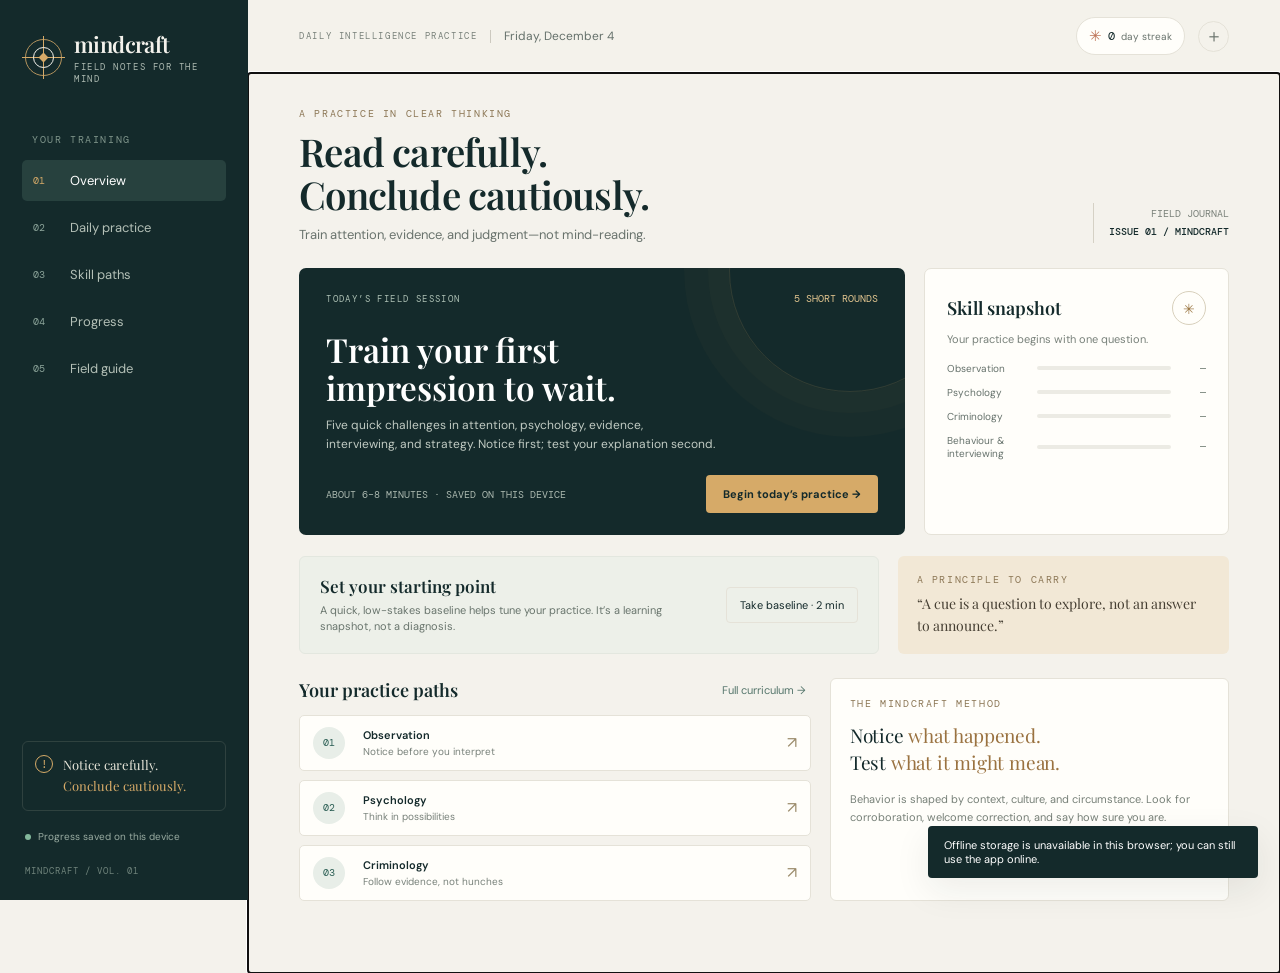
<file: index.html>
<!doctype html>
<html lang="en">
<head>
  <meta charset="utf-8">
  <meta name="viewport" content="width=device-width, initial-scale=1, viewport-fit=cover">
  <meta name="theme-color" content="#142a2b">
  <meta name="description" content="Daily practice in attention, evidence, psychology, and clear strategic thinking.">
  <title>Mindcraft — Observation Training</title>
  <link rel="manifest" href="./manifest.webmanifest">
  <link rel="icon" type="image/svg+xml" href="./icons/mark.svg">
  <link rel="apple-touch-icon" href="./icons/icon-192.png">
  <link rel="stylesheet" href="./styles.css">
</head>
<body>
  <div id="offline-banner" class="offline-banner" hidden><span class="status-dot"></span> Offline mode — your saved practice is still here.</div>
  <div class="app-shell">
    <aside class="sidebar" aria-label="Main navigation">
      <a class="brand" href="#home" aria-label="Mindcraft home">
        <span class="brand-mark" aria-hidden="true"><span></span><i></i></span>
        <span class="brand-copy"><strong>mindcraft</strong><small>FIELD NOTES FOR THE MIND</small></span>
      </a>
      <div class="side-label">YOUR TRAINING</div>
      <nav class="primary-nav">
        <button class="nav-item active" data-view="home"><span class="nav-glyph">01</span>Overview</button>
        <button class="nav-item" data-view="practice"><span class="nav-glyph">02</span>Daily practice</button>
        <button class="nav-item" data-view="curriculum"><span class="nav-glyph">03</span>Skill paths</button>
        <button class="nav-item" data-view="progress"><span class="nav-glyph">04</span>Progress</button>
        <button class="nav-item" data-view="fieldguide"><span class="nav-glyph">05</span>Field guide</button>
      </nav>
      <div class="sidebar-bottom">
        <div class="sidebar-note"><span class="note-stamp">!</span><p>Notice carefully.<br><em>Conclude cautiously.</em></p></div>
        <div class="local-note"><span class="local-dot"></span> Progress saved on this device</div>
        <span class="sidebar-version">MINDCRAFT / VOL. 01</span>
      </div>
    </aside>

    <div class="main-column">
      <header class="topbar">
        <div class="mobile-brand"><span class="brand-mark mini" aria-hidden="true"><span></span><i></i></span><strong>mindcraft</strong></div>
        <div class="topbar-context"><span class="eyebrow" id="top-context">DAILY INTELLIGENCE PRACTICE</span><span class="context-divider"></span><span id="today-date" class="date-label"></span></div>
        <div class="topbar-actions">
          <div class="streak-chip" aria-label="Current practice streak"><span class="streak-symbol" aria-hidden="true">✳</span><strong id="streak-value">0</strong><span>day streak</span></div>
          <button id="install-button" class="install-button" hidden>Install app <span aria-hidden="true">↗</span></button>
          <button id="install-help" class="icon-button" aria-label="How to install this app" title="Install help">＋</button>
        </div>
      </header>

      <main id="view-root" class="view-root" tabindex="-1" aria-live="polite"></main>
      <nav class="mobile-nav" aria-label="Main navigation">
        <button class="active" data-view="home"><span>01</span>Home</button>
        <button data-view="practice"><span>02</span>Practice</button>
        <button data-view="curriculum"><span>03</span>Paths</button>
        <button data-view="progress"><span>04</span>Progress</button>
        <button data-view="fieldguide"><span>05</span>Guide</button>
      </nav>
    </div>
  </div>
  <div id="toast-region" class="toast-region" aria-live="polite" aria-atomic="true"></div>
  <div id="update-prompt" class="update-prompt" hidden><span>A new field guide is ready.</span><button id="update-now">Refresh</button><button id="dismiss-update" aria-label="Dismiss">×</button></div>
  <script src="./content.js" defer></script>
  <script src="./app.js" defer></script>
</body>
</html>
</file>
<file: styles.css>
@import url('https://fonts.googleapis.com/css2?family=DM+Sans:wght@400;500;600;700&family=DM+Mono:wght@400;500&family=Playfair+Display:wght@500;600;700&display=swap');
:root{--ink:#142a2b;--ink-2:#294444;--green:#285c52;--green-light:#dfeae3;--paper:#f4f2ec;--white:#fffefa;--muted:#78817a;--line:#e5e2d8;--gold:#d6aa68;--gold-pale:#f2e8d6;--coral:#bd7256;--red:#a64d43;--shadow:0 12px 36px rgba(21,39,37,.08);--sans:'DM Sans',Arial,sans-serif;--serif:'Playfair Display',Georgia,serif;--mono:'DM Mono',monospace}
*{box-sizing:border-box}html{scroll-behavior:smooth}body{margin:0;background:var(--paper);color:var(--ink);font-family:var(--sans);font-size:14px;-webkit-font-smoothing:antialiased}button{font:inherit;color:inherit}button:focus-visible,a:focus-visible{outline:3px solid #d6aa68;outline-offset:3px}.app-shell{min-height:100vh}.sidebar{position:fixed;inset:0 auto 0 0;width:248px;background:var(--ink);color:#f4f2ec;display:flex;flex-direction:column;padding:29px 22px 22px;z-index:5}.brand{display:flex;align-items:center;gap:12px;text-decoration:none;color:inherit;margin:0 0 48px 3px}.brand-mark{position:relative;width:37px;height:37px;border:1px solid rgba(214,170,104,.82);border-radius:50%;display:grid;place-items:center;flex:none}.brand-mark:before,.brand-mark:after{content:'';position:absolute;background:var(--gold)}.brand-mark:before{width:1px;height:43px}.brand-mark:after{height:1px;width:43px}.brand-mark span{width:21px;height:21px;border:1px solid #f4f2ec;border-radius:50%;z-index:1}.brand-mark i{position:absolute;width:7px;height:7px;background:var(--gold);transform:rotate(45deg);z-index:2}.brand-copy{display:flex;flex-direction:column;gap:2px}.brand-copy strong,.mobile-brand strong{font-family:var(--serif);font-size:22px;letter-spacing:-.6px;font-weight:600}.brand-copy small{font:9px var(--mono);letter-spacing:1.55px;color:#aebbb2}.side-label,.eyebrow,.section-kicker{font:10px var(--mono);letter-spacing:1.6px;text-transform:uppercase}.side-label{color:#7f958b;padding:0 10px;margin:0 0 14px}.primary-nav{display:grid;gap:6px}.nav-item{width:100%;text-align:left;border:0;background:transparent;color:#b4c0b7;padding:12px 11px;border-radius:5px;display:flex;align-items:center;gap:12px;font-size:13px;cursor:pointer;transition:.18s}.nav-item:hover{background:rgba(255,255,255,.07);color:#fff}.nav-item.active{background:#27413e;color:#fff}.nav-glyph{width:25px;color:#8ca49a;font:10px var(--mono)}.nav-item.active .nav-glyph{color:var(--gold)}.sidebar-bottom{margin-top:auto}.sidebar-note{border:1px solid rgba(230,223,202,.13);border-radius:6px;padding:13px 12px;display:flex;align-items:flex-start;gap:10px}.sidebar-note p{margin:0;font-family:var(--serif);font-size:13px;line-height:1.6;color:#e7e5d9}.sidebar-note em{color:var(--gold);font-style:normal}.note-stamp{width:18px;height:18px;border:1px solid var(--gold);border-radius:50%;display:grid;place-items:center;color:var(--gold);font:11px var(--mono);flex:none}.local-note{margin:19px 3px 17px;color:#9aaca2;font-size:10px;display:flex;align-items:center;gap:7px}.local-dot,.status-dot{width:6px;height:6px;border-radius:50%;background:#83b89b;display:inline-block}.sidebar-version{margin-left:3px;color:#6f837b;font:9px var(--mono);letter-spacing:1px}.main-column{margin-left:248px;min-height:100vh}.topbar{height:73px;border-bottom:1px solid var(--line);display:flex;justify-content:space-between;align-items:center;padding:0 clamp(24px,4vw,62px);background:rgba(244,242,236,.9)}.topbar-context{display:flex;align-items:center;gap:13px}.eyebrow{color:var(--muted);font-size:9px}.context-divider{height:13px;width:1px;background:#ccc9bf}.date-label{font-size:12px;color:#65716b}.topbar-actions{display:flex;align-items:center;gap:13px}.streak-chip{display:flex;align-items:center;gap:6px;border:1px solid var(--line);background:var(--white);border-radius:30px;padding:8px 12px;font-size:10px;color:#68726c}.streak-chip strong{font:12px var(--mono);color:var(--ink)}.streak-symbol{font-size:15px;color:var(--coral)}.install-button{border:0;border-radius:4px;background:var(--ink);color:white;padding:10px 14px;font-size:11px;cursor:pointer}.install-button span{color:var(--gold);padding-left:5px}.icon-button{width:31px;height:31px;border:1px solid var(--line);background:transparent;border-radius:50%;cursor:pointer;font-size:18px;color:#69736c;line-height:1}.view-root{max-width:1390px;padding:34px clamp(24px,4vw,62px) 72px;margin:0 auto}.mobile-brand,.mobile-nav{display:none}.offline-banner{position:sticky;top:0;z-index:10;background:#e9eee7;text-align:center;padding:8px;font-size:11px;color:#335449}.offline-banner .status-dot{margin-right:7px}
/* Home */
.welcome-row{display:flex;justify-content:space-between;align-items:flex-end;gap:20px;margin-bottom:25px}.section-kicker{color:#8c7756;margin:0 0 10px}.welcome-row h1,.page-heading h1{font:600 clamp(29px,3vw,40px)/1.12 var(--serif);letter-spacing:-.8px;margin:0;color:var(--ink)}.welcome-row .intro{margin:10px 0 0;color:#69736d;font-size:13px}.issue-stamp{border-left:1px solid #d5d1c5;padding:2px 0 2px 15px;text-align:right;color:#7a817a;font:10px/1.8 var(--mono);white-space:nowrap}.issue-stamp strong{display:block;color:var(--ink);font-weight:500}.home-grid{display:grid;grid-template-columns:minmax(0,1.55fr) minmax(245px,.78fr);gap:19px;align-items:stretch}.daily-card{min-height:254px;background:var(--ink);color:white;border-radius:7px;padding:24px 27px 22px;position:relative;overflow:hidden;display:flex;flex-direction:column}.daily-card:after{content:'';position:absolute;width:240px;height:240px;border:1px solid rgba(214,170,104,.15);border-radius:50%;right:-66px;top:-118px;box-shadow:0 0 0 21px rgba(214,170,104,.025),0 0 0 45px rgba(214,170,104,.025)}.daily-card-top{position:relative;z-index:1;display:flex;justify-content:space-between;align-items:center}.daily-label{font:9px var(--mono);letter-spacing:1.4px;color:#adc0b4}.day-counter{font:10px var(--mono);color:#e2c58f}.daily-card h2{font:600 clamp(25px,2.6vw,34px)/1.15 var(--serif);margin:25px 0 9px;max-width:400px;position:relative;z-index:1}.daily-card p{max-width:390px;color:#c1cbc3;line-height:1.65;font-size:12px;margin:0;position:relative;z-index:1}.daily-card-bottom{margin-top:auto;padding-top:20px;display:flex;justify-content:space-between;align-items:center;position:relative;z-index:1}.session-meta{font:10px var(--mono);color:#abb8af}.primary-button,.secondary-button,.quiet-button{border-radius:4px;cursor:pointer;transition:transform .15s,background .15s}.primary-button{border:0;background:var(--gold);color:var(--ink);padding:12px 17px;font-weight:700;font-size:11px}.primary-button:hover{background:#e4bd7d;transform:translateY(-1px)}.secondary-button{background:var(--ink);color:#fff;border:1px solid var(--ink);padding:11px 15px;font-size:11px}.secondary-button:hover{background:#294444}.quiet-button{background:transparent;border:1px solid var(--line);padding:10px 13px;font-size:11px;color:var(--ink)}.quiet-button:hover{background:#f7f5ef}.snapshot-card{background:var(--white);border:1px solid var(--line);border-radius:7px;padding:22px 22px 18px;display:flex;flex-direction:column}.snapshot-head{display:flex;justify-content:space-between;align-items:center}.snapshot-head h3,.card-heading{margin:0;font:600 18px var(--serif)}.mini-orbit{width:34px;height:34px;border:1px solid #d8d0bc;border-radius:50%;display:grid;place-items:center;color:#9c7844;font:14px var(--serif)}.snapshot-card>p{font-size:11px;color:var(--muted);line-height:1.5;margin:6px 0 14px}.skill-mini{display:grid;gap:11px}.skill-line{display:grid;grid-template-columns:82px 1fr 27px;gap:8px;align-items:center;font-size:10px}.skill-line span:first-child{color:#65716b}.skill-line strong{text-align:right;font:10px var(--mono);font-weight:400;color:#6b786f}.bar{height:4px;border-radius:5px;background:#ecebe4;overflow:hidden}.bar i{display:block;height:100%;background:var(--green);border-radius:5px}.under-row{display:grid;grid-template-columns:minmax(0,1.4fr) minmax(250px,.8fr);gap:19px;margin-top:21px}.baseline-banner{padding:17px 20px;background:#edf0e9;border:1px solid #e3e7df;border-radius:6px;display:flex;align-items:center;justify-content:space-between;gap:14px}.baseline-banner h3{margin:0 0 5px;font:600 17px var(--serif)}.baseline-banner p{font-size:11px;color:#69756d;margin:0;line-height:1.5}.baseline-banner .quiet-button{flex:none}.insight-card{background:var(--gold-pale);border-radius:6px;padding:17px 19px}.insight-card .section-kicker{margin-bottom:7px}.insight-card p{font:14px/1.55 var(--serif);margin:0;color:#463f33}.lower-grid{display:grid;grid-template-columns:minmax(0,1fr) minmax(260px,.78fr);gap:19px;margin-top:24px}.section-title-row{display:flex;align-items:center;justify-content:space-between;margin-bottom:13px}.text-link{background:none;border:0;color:#54756b;font-size:11px;cursor:pointer;padding:5px}.track-preview-list{display:grid;gap:9px}.track-preview{display:grid;grid-template-columns:38px 1fr auto;align-items:center;gap:12px;background:var(--white);border:1px solid var(--line);border-radius:5px;padding:11px 13px;cursor:pointer;text-align:left}.track-badge{width:32px;height:32px;background:#e8eee8;color:var(--green);display:grid;place-items:center;border-radius:50%;font:10px var(--mono)}.track-preview strong{display:block;font-size:11px;font-weight:600}.track-preview small{color:var(--muted);font-size:10px;display:block;margin-top:3px}.track-preview .arrow{color:#9a8a69;font-size:16px}.principle-card{background:var(--white);border:1px solid var(--line);padding:18px 19px;border-radius:6px}.principle-card blockquote{font:19px/1.45 var(--serif);margin:12px 0 13px;letter-spacing:-.2px}.principle-card blockquote span{color:#9a7240}.principle-card p{font-size:11px;line-height:1.65;color:#778078;margin:0}
/* shared pages */
.page-heading{margin:4px 0 24px}.page-heading p{color:#6f7973;font-size:12px;line-height:1.6;max-width:640px;margin:10px 0 0}.page-heading-row{display:flex;justify-content:space-between;gap:18px;align-items:flex-end;margin-bottom:22px}.page-heading-row .page-heading{margin:0}.course-list{display:grid;gap:12px}.course-card{background:var(--white);border:1px solid var(--line);border-radius:6px;overflow:hidden}.course-main{display:grid;grid-template-columns:50px minmax(0,1fr) auto;gap:15px;align-items:center;padding:17px 19px}.course-main .track-badge{width:40px;height:40px;font-size:11px}.course-copy h3{margin:0;font:600 18px var(--serif)}.course-copy p{margin:5px 0 0;font-size:11px;color:#727c74;line-height:1.5}.course-stats{text-align:right;font:10px/1.7 var(--mono);color:#718078}.course-stats strong{display:block;color:var(--green);font-weight:500}.level-track{height:4px;background:#eeece4;margin:0 19px 14px;border-radius:9px;overflow:hidden}.level-track i{height:100%;display:block;background:var(--gold)}.level-steps{padding:0 19px 15px;display:flex;align-items:center;gap:8px;color:#8d948d;font-size:9px}.level-steps span{display:flex;align-items:center;gap:6px}.step-dot{width:6px;height:6px;border-radius:50%;background:#deded5}.step-dot.done{background:var(--green)}.step-dot.current{background:var(--gold)}.course-footer{padding:11px 19px;border-top:1px solid #efede7;display:flex;justify-content:space-between;align-items:center}.prereq{font-size:10px;color:#7c847d}.course-footer button{border:0;background:none;color:var(--green);font-size:10px;font-weight:700;cursor:pointer}.course-footer button:disabled{color:#9da39e;cursor:default}.detail-hero{padding:25px 28px;background:var(--ink);color:#f7f4ea;border-radius:7px;margin-bottom:17px;position:relative;overflow:hidden}.detail-hero:after{content:'✳';position:absolute;right:33px;top:14px;color:rgba(214,170,104,.22);font-size:105px;line-height:1}.detail-hero h2{font:600 29px var(--serif);margin:5px 0 8px;position:relative;z-index:1}.detail-hero p{font-size:12px;color:#c3ccc3;line-height:1.6;max-width:600px;margin:0;position:relative;z-index:1}.lesson-card,.panel-card{background:var(--white);border:1px solid var(--line);border-radius:6px;padding:21px 23px;margin:13px 0}.lesson-card h3,.panel-card h3{font:600 19px var(--serif);margin:0 0 9px}.lesson-card p,.panel-card p{font-size:12px;line-height:1.7;color:#68736b;margin:0}.lesson-meta{font:9px var(--mono);color:#9a8055;letter-spacing:1px;text-transform:uppercase;margin-bottom:9px}.lesson-action{margin-top:16px}
/* practice */
.practice-layout{max-width:900px;margin:0 auto}.practice-progress{display:flex;align-items:center;gap:14px;margin:17px 0 19px}.practice-progress .bar{height:5px;flex:1}.practice-progress span{font:10px var(--mono);color:#727a73}.exercise-card{background:var(--white);border:1px solid var(--line);border-radius:7px;padding:clamp(20px,4vw,34px);box-shadow:0 8px 22px rgba(24,41,39,.035)}.exercise-top{display:flex;justify-content:space-between;gap:12px;align-items:center;margin-bottom:17px}.tag{border-radius:30px;background:#e8eee8;color:#486858;padding:6px 10px;font:9px var(--mono);letter-spacing:.5px}.tag.gold{background:#f4ead9;color:#947343}.exercise-top .round-label{font:10px var(--mono);color:#828981}.exercise-card h2{font:600 clamp(22px,3vw,31px)/1.24 var(--serif);margin:8px 0 12px}.exercise-card .scenario{font:14px/1.75 var(--serif);color:#4a5650;margin:0 0 18px;padding:16px 17px;background:#f4f3ed;border-left:2px solid var(--gold)}.question-prompt{font-size:13px;font-weight:700;margin:16px 0 13px;line-height:1.55}.answer-list{display:grid;gap:9px}.answer-option{background:#fff;border:1px solid #e7e5dc;border-radius:4px;padding:13px 14px;cursor:pointer;display:flex;align-items:flex-start;gap:11px;text-align:left;font-size:12px;line-height:1.55;transition:.14s}.answer-option:hover:not(:disabled){border-color:#8ba395;background:#fbfcf9}.answer-option:disabled{cursor:default}.answer-letter{width:21px;height:21px;display:grid;place-items:center;border:1px solid #d9d8cf;border-radius:50%;font:9px var(--mono);color:#778078;flex:none}.answer-option.correct{border-color:#77a18b;background:#edf5ee}.answer-option.incorrect{border-color:#d7a49a;background:#fbefeb}.answer-option.correct .answer-letter{background:var(--green);color:white;border-color:var(--green)}.feedback-panel{margin-top:16px;border-radius:5px;background:#edf2ec;padding:16px 18px;border-left:3px solid var(--green)}.feedback-panel.incorrect-feedback{background:#f6efea;border-color:var(--coral)}.feedback-panel h3{font:600 17px var(--serif);margin:0 0 6px}.feedback-panel p{font-size:11px;line-height:1.65;color:#55655b;margin:6px 0}.feedback-label{font:9px var(--mono);letter-spacing:1px;color:#8b7654;text-transform:uppercase;margin-top:12px}.observe-panel{background:#eff1e9;border:1px solid #e1e5db;border-radius:5px;padding:19px;margin:14px 0}.observe-panel h3{font:600 18px var(--serif);margin:0 0 8px}.observe-panel p{font:13px/1.75 var(--serif);color:#43534a;margin:0}.observe-timer{margin:14px 0;font:18px var(--mono);color:var(--green)}.exercise-controls{display:flex;justify-content:space-between;align-items:center;gap:12px;margin-top:17px}.exercise-controls small{font-size:10px;color:#879088}.completion-card{text-align:center;padding:38px 25px}.completion-seal{margin:0 auto 14px;width:60px;height:60px;border-radius:50%;display:grid;place-items:center;color:var(--gold);border:1px solid #dbc99f;font:26px var(--serif)}.completion-card h2{font:600 32px var(--serif);margin:0 0 9px}.completion-card p{max-width:480px;margin:0 auto;color:#707a73;font-size:12px;line-height:1.7}.completion-score{font:32px var(--serif);color:var(--green);margin:18px 0 20px}.recap-row{display:flex;gap:10px;justify-content:center;flex-wrap:wrap;margin:0 0 23px}.recap-chip{border:1px solid var(--line);border-radius:4px;padding:9px 13px;font-size:10px;color:#637068}
/* progress */
.stats-grid{display:grid;grid-template-columns:repeat(4,1fr);gap:12px;margin-bottom:17px}.stat-card{padding:17px 18px;background:var(--white);border:1px solid var(--line);border-radius:5px}.stat-card span{font:9px var(--mono);letter-spacing:1px;color:#7d877f;text-transform:uppercase}.stat-card strong{display:block;font:30px var(--serif);margin:9px 0 3px}.stat-card small{font-size:10px;color:#859087}.progress-columns{display:grid;grid-template-columns:minmax(0,1.15fr) minmax(260px,.85fr);gap:15px}.trend-list{display:grid;gap:15px;margin-top:18px}.trend-row{display:grid;grid-template-columns:116px minmax(80px,1fr) 37px;align-items:center;gap:11px;font-size:11px}.trend-row .bar{height:7px}.trend-row strong{text-align:right;font:10px var(--mono);font-weight:400;color:#69756d}.history-list{display:grid;gap:0}.history-row{display:flex;justify-content:space-between;align-items:center;gap:10px;padding:11px 0;border-bottom:1px solid #efede6}.history-row:last-child{border-bottom:0}.history-row strong{font-size:11px;font-weight:600}.history-row small{font-size:10px;color:#828a82;display:block;margin-top:3px}.history-score{font:11px var(--mono);color:var(--green)}.empty-state{padding:19px;border:1px dashed #d9d8cf;border-radius:5px;color:#818a82;font-size:11px;line-height:1.6;text-align:center}.chart-bars{height:146px;display:flex;align-items:flex-end;gap:9px;margin:22px 4px 0;padding-bottom:21px;border-bottom:1px solid var(--line)}.chart-column{flex:1;height:100%;display:flex;flex-direction:column;justify-content:flex-end;align-items:center;gap:6px}.chart-column i{width:min(100%,24px);min-height:3px;border-radius:3px 3px 0 0;background:#87a397;transition:height .3s}.chart-column small{font:8px var(--mono);color:#8a918a}
/* guide */
.guide-grid{display:grid;grid-template-columns:repeat(2,minmax(0,1fr));gap:13px}.guide-card{background:var(--white);border:1px solid var(--line);border-radius:5px;padding:19px}.guide-card .guide-index{font:9px var(--mono);color:#9a8055;letter-spacing:1px}.guide-card h3{font:600 20px var(--serif);margin:10px 0 8px}.guide-card p,.guide-card li{font-size:11px;line-height:1.7;color:#68736b}.guide-card p{margin:0}.guide-card ul{padding-left:17px;margin:9px 0 0}.ethics-banner{background:#e9eee7;border-left:3px solid var(--green);padding:15px 18px;border-radius:3px;margin:16px 0 19px}.ethics-banner strong{font:600 16px var(--serif)}.ethics-banner p{margin:6px 0 0;font-size:11px;line-height:1.7;color:#637067}.reset-link{border:0;background:none;text-decoration:underline;text-underline-offset:3px;color:#8c6358;cursor:pointer;font-size:10px;padding:0}
/* onboarding */
.goal-grid{display:grid;grid-template-columns:repeat(3,1fr);gap:9px;margin:16px 0}.goal-option{background:#fff;border:1px solid var(--line);padding:13px 12px;text-align:left;border-radius:4px;cursor:pointer}.goal-option.selected{background:#eaf0e9;border-color:#759083}.goal-option strong{display:block;font-size:11px}.goal-option small{display:block;margin-top:5px;font-size:10px;line-height:1.45;color:#79837b}.toast-region{position:fixed;right:22px;bottom:22px;z-index:30;display:grid;gap:8px}.toast{background:var(--ink);color:white;padding:12px 16px;border-radius:4px;box-shadow:var(--shadow);font-size:11px;max-width:330px;animation:fadeUp .2s ease}@keyframes fadeUp{from{opacity:0;transform:translateY(7px)}to{opacity:1;transform:none}}.update-prompt{position:fixed;bottom:20px;left:50%;transform:translateX(-50%);background:var(--ink);color:#fff;z-index:25;padding:11px 13px 11px 17px;border-radius:5px;display:flex;gap:12px;align-items:center;box-shadow:var(--shadow);font-size:11px;white-space:nowrap}.update-prompt[hidden]{display:none}.update-prompt button{border:0;background:var(--gold);color:var(--ink);padding:7px 10px;border-radius:3px;font-size:10px;font-weight:700;cursor:pointer}.update-prompt button:last-child{background:transparent;color:#c8d0c9;font-size:17px;padding:0 3px}
@media(min-width:1500px){.view-root{padding-left:70px;padding-right:70px}.home-grid{grid-template-columns:minmax(0,1.6fr) minmax(285px,.72fr)}}
@media(max-width:1050px){.sidebar{width:218px;padding-left:16px;padding-right:16px}.main-column{margin-left:218px}.topbar{padding:0 25px}.view-root{padding:29px 25px 60px}.home-grid{grid-template-columns:1fr}.daily-card{min-height:235px}.snapshot-card{min-height:205px}.under-row{grid-template-columns:1fr}.lower-grid{grid-template-columns:1fr}.track-preview-list{grid-template-columns:repeat(2,minmax(0,1fr))}}
@media(max-width:700px){body{font-size:13px}.sidebar{display:none}.main-column{margin-left:0;padding-bottom:73px}.topbar{height:59px;padding:0 17px}.mobile-brand{display:flex;align-items:center;gap:8px}.mobile-brand strong{font-size:19px}.brand-mark.mini{width:27px;height:27px}.brand-mark.mini:before{height:31px}.brand-mark.mini:after{width:31px}.brand-mark.mini span{width:15px;height:15px}.brand-mark.mini i{width:5px;height:5px}.topbar-context{display:none}.topbar-actions{gap:8px}.streak-chip{padding:7px 9px}.streak-chip span:last-child{display:none}.install-button{padding:9px 10px;font-size:10px}.icon-button{width:29px;height:29px}.view-root{padding:25px 17px 36px}.welcome-row{align-items:flex-start;margin-bottom:19px}.welcome-row h1,.page-heading h1{font-size:31px}.welcome-row .intro{font-size:12px;max-width:300px}.issue-stamp{display:none}.daily-card{padding:20px 19px;min-height:246px}.daily-card h2{font-size:29px;margin-top:20px}.daily-card-bottom{align-items:flex-end}.snapshot-card{padding:18px}.under-row{gap:10px}.baseline-banner{align-items:flex-start;flex-direction:column}.baseline-banner .quiet-button{align-self:flex-start}.lower-grid{margin-top:20px}.track-preview-list{grid-template-columns:1fr}.mobile-nav{position:fixed;display:flex;left:0;right:0;bottom:0;z-index:10;justify-content:space-around;background:rgba(255,254,250,.97);border-top:1px solid var(--line);padding:7px 5px max(8px,env(safe-area-inset-bottom));backdrop-filter:blur(10px)}.mobile-nav button{border:0;background:none;display:grid;justify-items:center;gap:3px;min-width:53px;padding:3px 4px;color:#869087;font-size:9px;cursor:pointer}.mobile-nav button span{font:9px var(--mono)}.mobile-nav button.active{color:var(--green);font-weight:700}.mobile-nav button.active span{color:#b48c52}.stats-grid{grid-template-columns:repeat(2,1fr);gap:8px}.stat-card{padding:13px}.stat-card strong{font-size:27px}.progress-columns{grid-template-columns:1fr}.guide-grid{grid-template-columns:1fr}.goal-grid{grid-template-columns:1fr}.goal-option{padding:11px}.course-main{grid-template-columns:40px 1fr auto;gap:10px;padding:14px}.course-copy h3{font-size:16px}.course-stats{font-size:9px}.page-heading-row{align-items:flex-start;flex-direction:column}.page-heading-row>.primary-button{align-self:flex-start}.exercise-card{padding:19px 16px}.exercise-card .scenario{font-size:13px;padding:13px}.practice-progress{gap:9px}.trend-row{grid-template-columns:100px 1fr 32px;gap:7px}.chart-bars{height:128px}.toast-region{right:12px;left:12px;bottom:85px}.toast{max-width:none}.update-prompt{bottom:82px;width:calc(100% - 24px);white-space:normal;justify-content:space-between}.completion-card{padding:28px 16px}.completion-card h2{font-size:28px}}
@media(prefers-reduced-motion:reduce){*,*::before,*::after{scroll-behavior:auto!important;animation-duration:.01ms!important;transition-duration:.01ms!important}}
</file>
